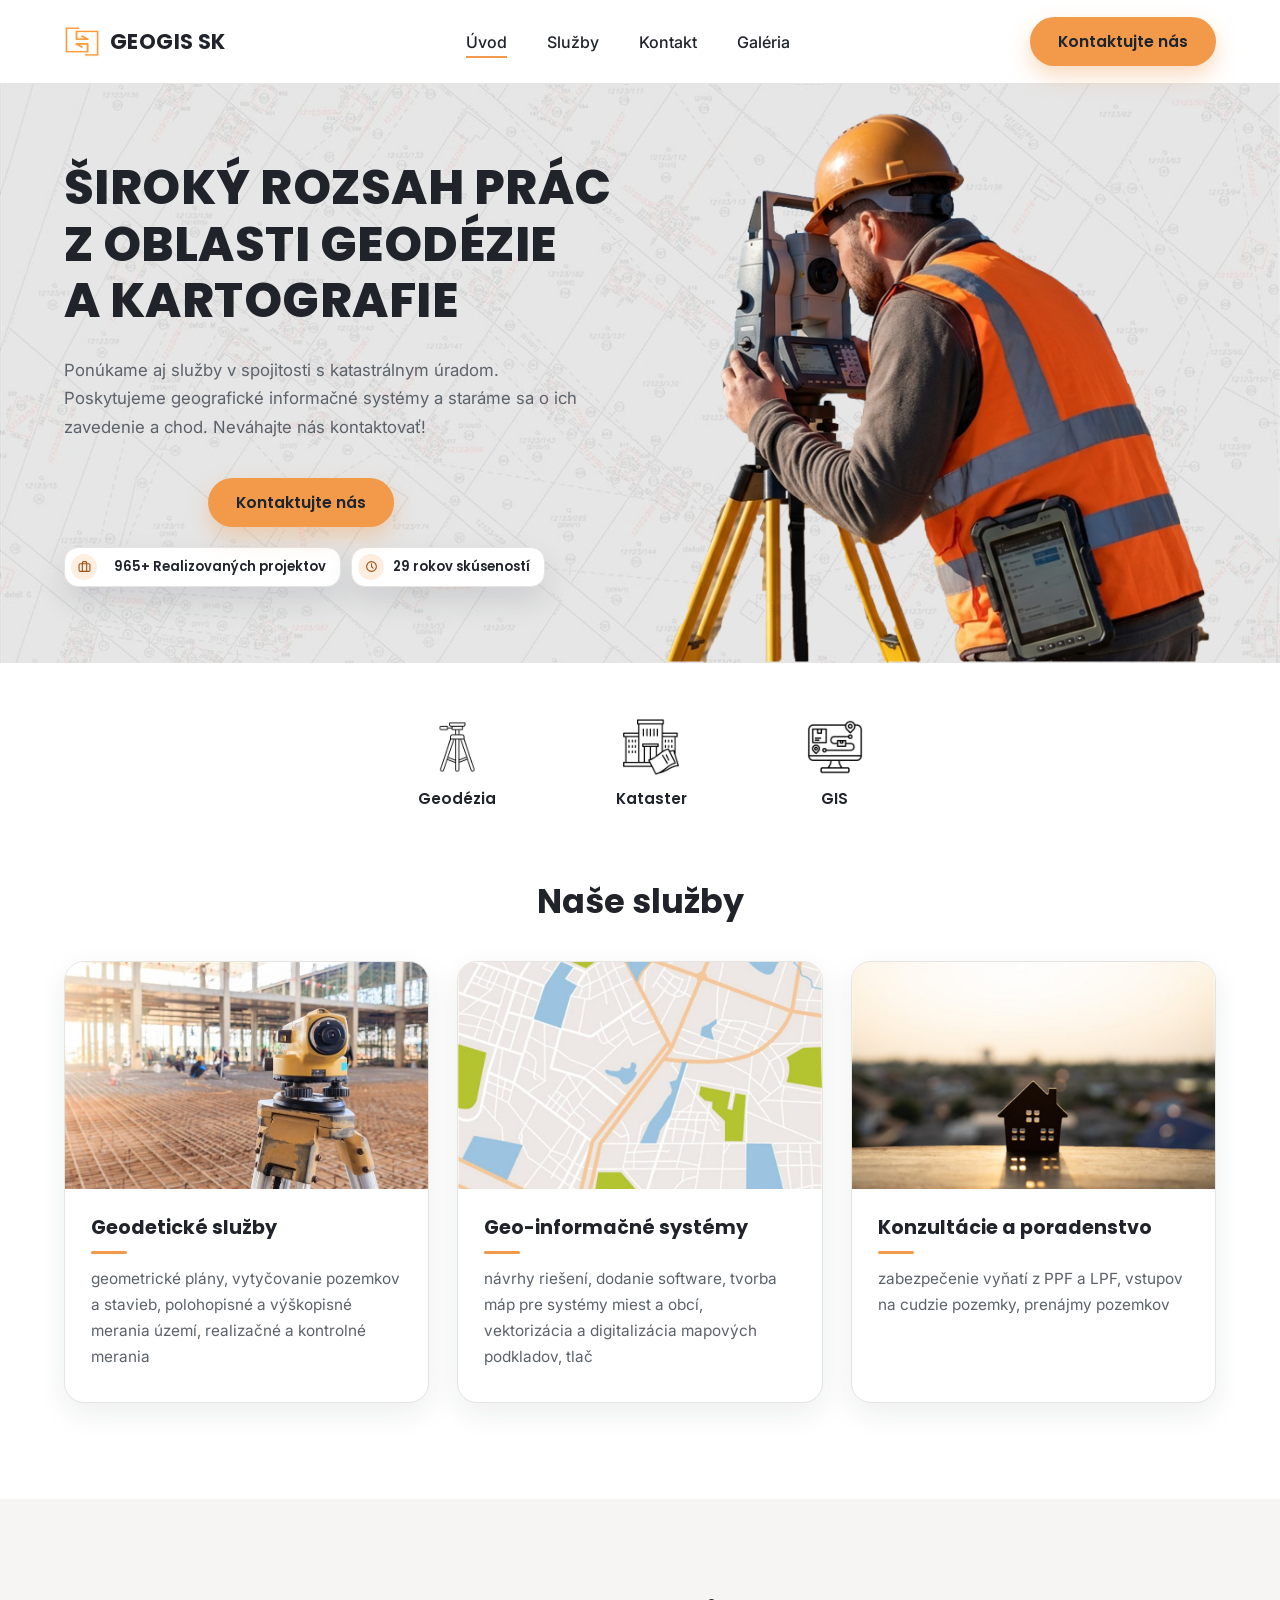
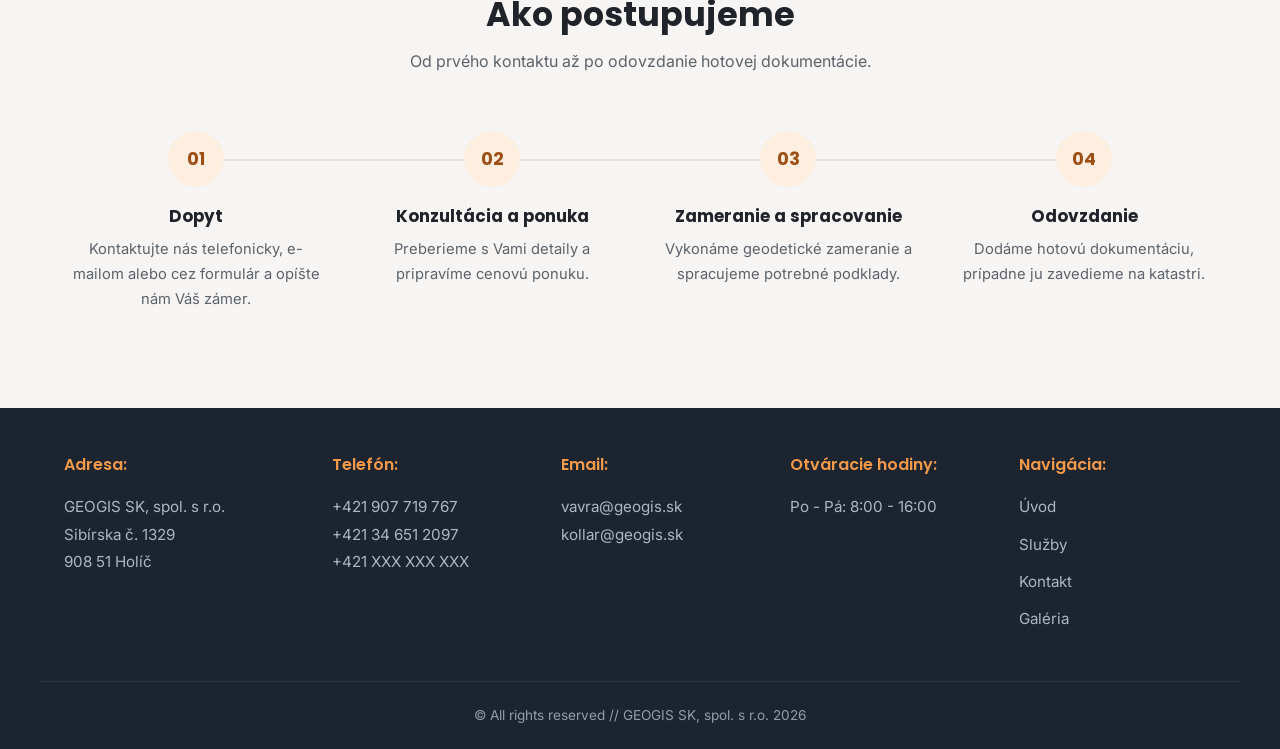
<file: index.html>
<!DOCTYPE html>
<html lang="sk">
<head>
<meta charset="UTF-8">
<script>document.documentElement.classList.add('js');</script>
<meta name="viewport" content="width=device-width, initial-scale=1.0">
<title>GEOGIS SK — geodetické a kartografické služby</title>
<meta name="description" content="GEOGIS SK poskytuje geodetické služby, geografické informačné systémy a inžinierske činnosti v spojitosti s katastrálnym úradom.">
<link rel="icon" type="image/png" href="assets/icons/favicon.png">
<link rel="preconnect" href="https://fonts.googleapis.com">
<link rel="preconnect" href="https://fonts.gstatic.com" crossorigin>
<link href="https://fonts.googleapis.com/css2?family=Inter:wght@400;500;600&family=Poppins:wght@600;700;800&display=swap" rel="stylesheet">
<link rel="stylesheet" href="css/style.css">
</head>
<body>

<a class="visually-hidden" href="#main">Preskočiť na obsah</a>

<header class="site-header">
  <div class="container">
    <a href="index.html" class="logo">
      <img src="assets/icons/logo-mark.png" alt="" width="36" height="32">
      GEOGIS SK
    </a>

    <nav class="main-nav" id="main-nav">
      <ul>
        <li><a href="index.html#top" class="is-active">Úvod</a></li>
        <li><a href="index.html#sluzby">Služby</a></li>
        <li><a href="kontakt.html">Kontakt</a></li>
        <li><a href="galeria.html">Galéria</a></li>
      </ul>
    </nav>

    <div class="header-actions">
      <a href="kontakt.html" class="btn btn-primary header-cta">Kontaktujte nás</a>
      <button class="nav-toggle" id="nav-toggle" aria-label="Otvoriť menu" aria-expanded="false" aria-controls="main-nav">
        <span></span><span></span><span></span>
      </button>
    </div>
  </div>
</header>

<main id="main">
  <section class="hero" id="top">
    <div class="container">
      <div class="hero-text">
        <h1>Široký rozsah prác<br> z oblasti geodézie<br> a kartografie</h1>
        <p>Ponúkame aj služby v spojitosti s katastrálnym úradom. Poskytujeme geografické informačné systémy a staráme sa o ich zavedenie a chod. Neváhajte nás kontaktovať!</p>
        <a href="kontakt.html" class="btn btn-primary">Kontaktujte nás</a>
        <div class="hero-badges">
          <div class="hero-badge">
            <span class="hero-badge-icon" aria-hidden="true">
              <svg viewBox="0 0 24 24" fill="none" stroke-width="2" stroke-linecap="round" stroke-linejoin="round"><rect x="2" y="7" width="20" height="14" rx="2"/><path d="M16 21V5a2 2 0 0 0-2-2h-4a2 2 0 0 0-2 2v16"/></svg>
            </span>
            <span><span class="count-up" data-count-to="1000">1000</span>+ Realizovaných projektov</span>
          </div>
          <div class="hero-badge">
            <span class="hero-badge-icon" aria-hidden="true">
              <svg viewBox="0 0 24 24" fill="none" stroke-width="2" stroke-linecap="round" stroke-linejoin="round"><circle cx="12" cy="12" r="9"/><path d="M12 7v5l3 3"/></svg>
            </span>
            <span><span class="count-up" data-count-to="30">30</span> rokov skúseností</span>
          </div>
        </div>
      </div>
      <div class="hero-media">
        <img class="hero-graphic" src="assets/images/hero-map.png" alt="Geodet s totálnou stanicou pri meraní" width="1200" height="1199" loading="eager">
      </div>
    </div>
  </section>

  <section class="service-icons-section">
    <div class="container service-icons">
      <div class="service-icon">
        <img src="assets/icons/icon-geodezia.png" alt="" width="56" height="56">
        <span>Geodézia</span>
      </div>
      <div class="service-icon">
        <img src="assets/icons/icon-kataster.png" alt="" width="56" height="56">
        <span>Kataster</span>
      </div>
      <div class="service-icon">
        <img src="assets/icons/icon-gis.png" alt="" width="56" height="56">
        <span>GIS</span>
      </div>
    </div>
  </section>

  <section class="services" id="sluzby">
    <div class="container">

      <h2>Naše služby</h2>

      <div class="service-cards">
        <article class="card reveal">
          <div class="card-media">
            <img src="assets/images/card-geodesy.jpg" alt="Totálna stanica na stavenisku pri výstavbe budovy" width="1100" height="520" loading="lazy">
          </div>
          <div class="card-body">
            <h3>Geodetické služby</h3>
            <p>geometrické plány, vytyčovanie pozemkov a stavieb, polohopisné a výškopisné merania území, realizačné a kontrolné merania</p>
          </div>
        </article>

        <article class="card reveal reveal-d1">
          <div class="card-media">
            <img src="assets/images/card-gis.jpg" alt="Farebná mapa mesta s uličnou sieťou, zeleňou a vodnými plochami" width="900" height="900" loading="lazy">
          </div>
          <div class="card-body">
            <h3>Geo-informačné systémy</h3>
            <p>návrhy riešení, dodanie software, tvorba máp pre systémy miest a obcí, vektorizácia a digitalizácia mapových podkladov, tlač</p>
          </div>
        </article>

        <article class="card reveal reveal-d2">
          <div class="card-media">
            <img src="assets/images/card-land.jpg" alt="Silueta domčeka pri západe slnka ako symbol nehnuteľností a pozemkov" width="900" height="600" loading="lazy">
          </div>
          <div class="card-body">
            <h3>Konzultácie a poradenstvo</h3>
            <p>zabezpečenie vyňatí z PPF a LPF, vstupov na cudzie pozemky, prenájmy pozemkov</p>
          </div>
        </article>
      </div>

    </div>
  </section>

  <section class="process">
    <div class="container">
      <h2 class="reveal">Ako postupujeme</h2>
      <p class="process-intro reveal">Od prvého kontaktu až po odovzdanie hotovej dokumentácie.</p>

      <div class="process-steps">
        <div class="process-step">
          <span class="process-step-number">01</span>
          <h3>Dopyt</h3>
          <p>Kontaktujte nás telefonicky, e-mailom alebo cez formulár a opíšte nám Váš zámer.</p>
        </div>
        <div class="process-step reveal reveal-d1">
          <span class="process-step-number">02</span>
          <h3>Konzultácia a ponuka</h3>
          <p>Preberieme s Vami detaily a pripravíme cenovú ponuku.</p>
        </div>
        <div class="process-step reveal reveal-d2">
          <span class="process-step-number">03</span>
          <h3>Zameranie a spracovanie</h3>
          <p>Vykonáme geodetické zameranie a spracujeme potrebné podklady.</p>
        </div>
        <div class="process-step reveal reveal-d3">
          <span class="process-step-number">04</span>
          <h3>Odovzdanie</h3>
          <p>Dodáme hotovú dokumentáciu, prípadne ju zavedieme na katastri.</p>
        </div>
      </div>
    </div>
  </section>
</main>

<footer class="site-footer">
  <div class="container footer-grid">
    <div class="footer-col">
      <h4>Adresa:</h4>
      <p>GEOGIS SK, spol. s r.o.<br> Sibírska č. 1329<br> 908 51 Holíč</p>
    </div>
    <div class="footer-col">
      <h4>Telefón:</h4>
      <p><a href="tel:+421907719767">+421 907 719 767</a><br><a href="tel:+421346512097">+421 34 651 2097</a><br>+421 XXX XXX XXX</p>
    </div>
    <div class="footer-col">
      <h4>Email:</h4>
      <p><a href="mailto:vavra@geogis.sk">vavra@geogis.sk</a><br><a href="mailto:kollar@geogis.sk">kollar@geogis.sk</a></p>
    </div>
    <div class="footer-col">
      <h4>Otváracie hodiny:</h4>
      <p>Po - Pá: 8:00 - 16:00</p>
    </div>
    <div class="footer-col">
      <h4>Navigácia:</h4>
      <ul>
        <li><a href="index.html#top">Úvod</a></li>
        <li><a href="index.html#sluzby">Služby</a></li>
        <li><a href="kontakt.html">Kontakt</a></li>
        <li><a href="galeria.html">Galéria</a></li>
      </ul>
    </div>
  </div>
  <p class="footer-bottom">© All rights reserved // GEOGIS SK, spol. s r.o. 2026</p>
</footer>

<script src="js/script.js"></script>
</body>
</html>
</file>
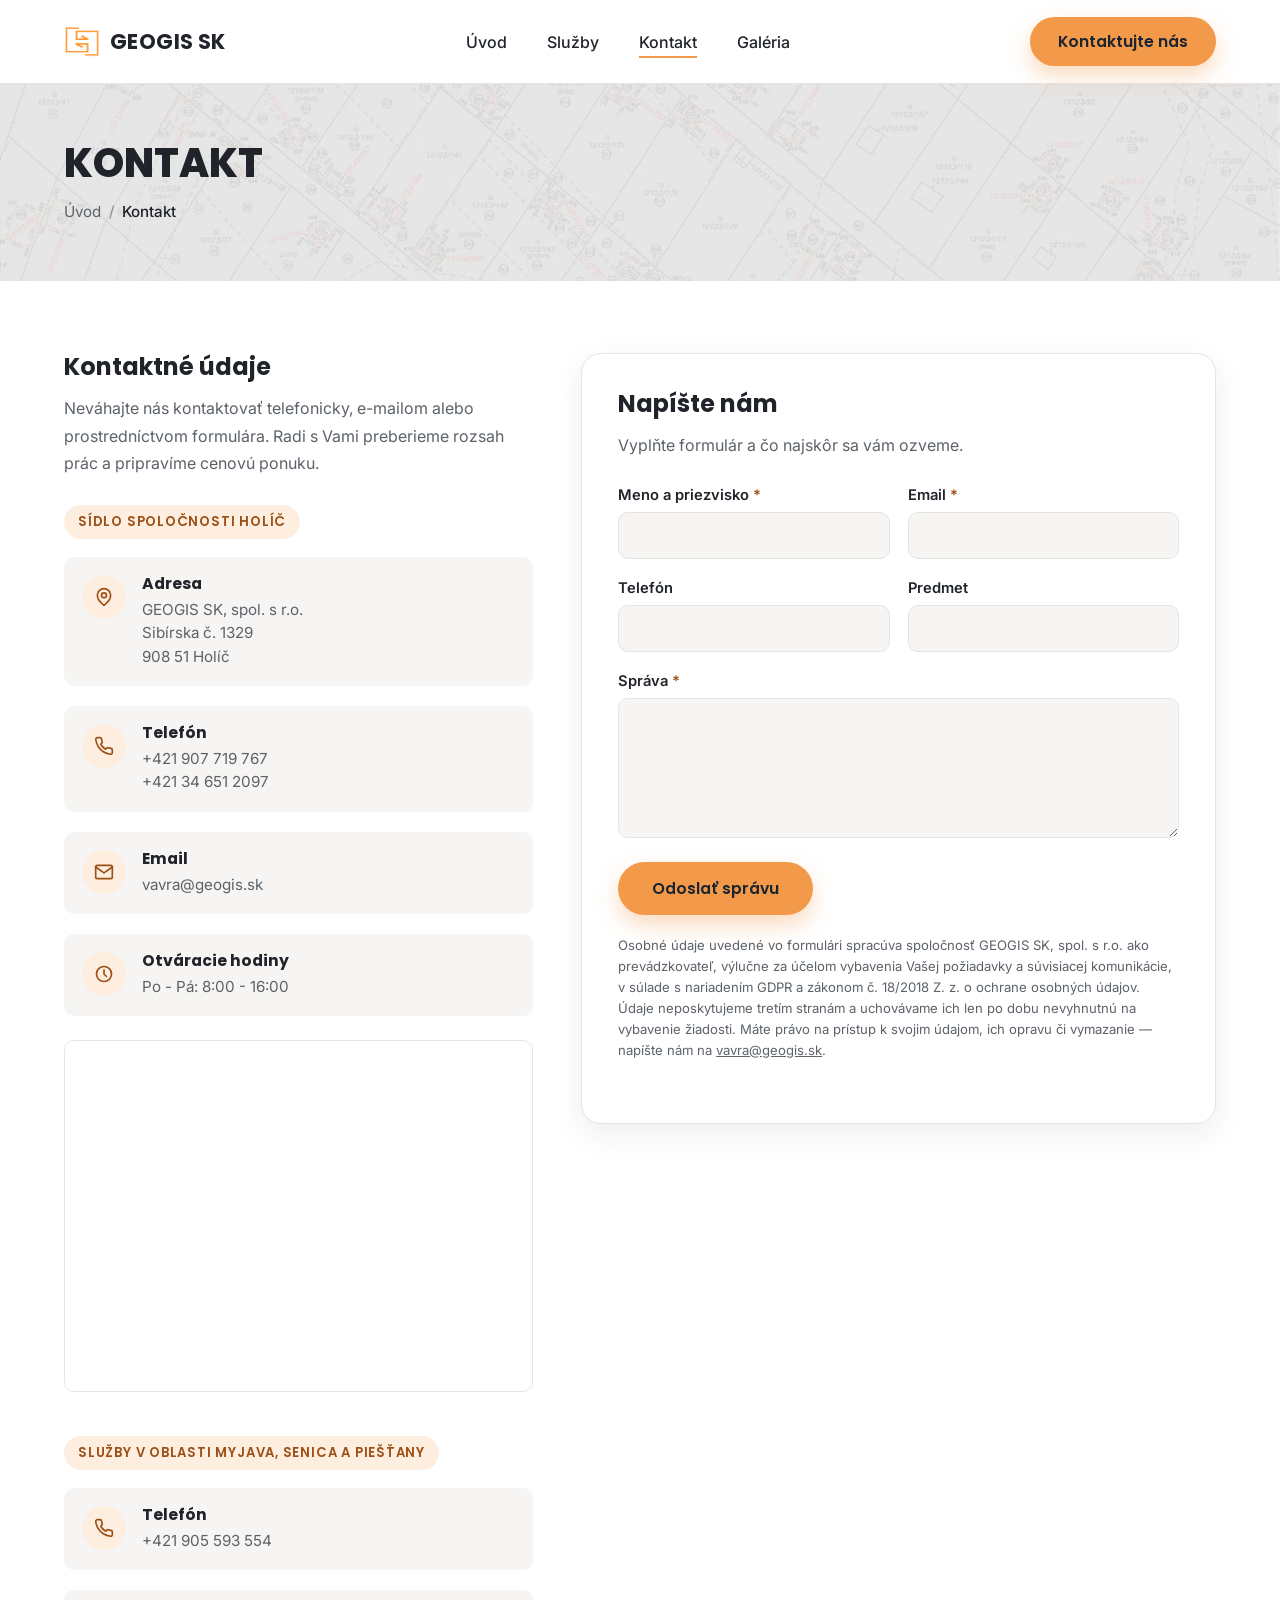
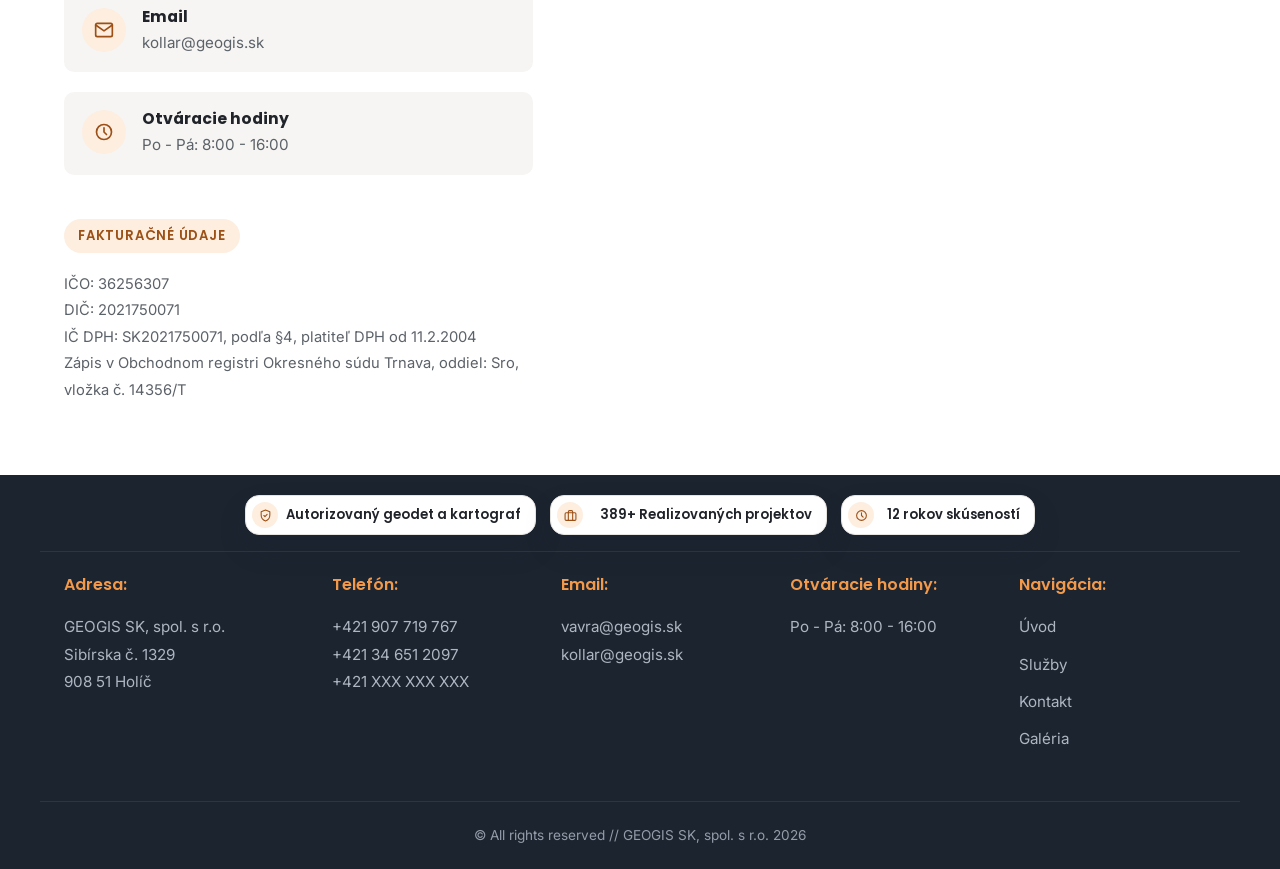
<file: kontakt.html>
<!DOCTYPE html>
<html lang="sk">
<head>
<meta charset="UTF-8">
<script>document.documentElement.classList.add('js');</script>
<meta name="viewport" content="width=device-width, initial-scale=1.0">
<title>Kontakt — GEOGIS SK</title>
<meta name="description" content="Kontaktujte GEOGIS SK — geodetické a kartografické služby. Sibírska č. 1329, 908 51 Holíč.">
<link rel="icon" type="image/png" href="assets/icons/favicon.png">
<link rel="preconnect" href="https://fonts.googleapis.com">
<link rel="preconnect" href="https://fonts.gstatic.com" crossorigin>
<link href="https://fonts.googleapis.com/css2?family=Inter:wght@400;500;600&family=Poppins:wght@600;700;800&display=swap" rel="stylesheet">
<link rel="stylesheet" href="css/style.css">
</head>
<body>

<a class="visually-hidden" href="#main">Preskočiť na obsah</a>

<header class="site-header">
  <div class="container">
    <a href="index.html" class="logo">
      <img src="assets/icons/logo-mark.png" alt="" width="36" height="32">
      GEOGIS SK
    </a>

    <nav class="main-nav" id="main-nav">
      <ul>
        <li><a href="index.html#top">Úvod</a></li>
        <li><a href="index.html#sluzby">Služby</a></li>
        <li><a href="kontakt.html" class="is-active">Kontakt</a></li>
        <li><a href="galeria.html">Galéria</a></li>
      </ul>
    </nav>

    <div class="header-actions">
      <a href="kontakt.html" class="btn btn-primary header-cta">Kontaktujte nás</a>
      <button class="nav-toggle" id="nav-toggle" aria-label="Otvoriť menu" aria-expanded="false" aria-controls="main-nav">
        <span></span><span></span><span></span>
      </button>
    </div>
  </div>
</header>

<main id="main">
  <section class="page-banner">
    <div class="container">
      <h1>Kontakt</h1>
      <p class="breadcrumbs">
        <a href="index.html#top">Úvod</a>
        <span class="sep">/</span>
        <span class="current">Kontakt</span>
      </p>
    </div>
  </section>

  <section class="contact-section">
    <div class="container contact-grid">

      <div class="contact-info">
        <h2>Kontaktné údaje</h2>
        <p>Neváhajte nás kontaktovať telefonicky, e-mailom alebo prostredníctvom formulára. Radi s Vami preberieme rozsah prác a pripravíme cenovú ponuku.</p>

        <div class="office-block">
          <p class="office-label">Sídlo spoločnosti Holíč</p>

          <div class="contact-info-list">
            <div class="contact-info-item">
              <span class="icon-wrap" aria-hidden="true">
                <svg viewBox="0 0 24 24" fill="none" stroke-width="2" stroke-linecap="round" stroke-linejoin="round"><path d="M20 10c0 6-8 12-8 12s-8-6-8-12a8 8 0 0 1 16 0Z"/><circle cx="12" cy="10" r="3"/></svg>
              </span>
              <div>
                <h3>Adresa</h3>
                <p>GEOGIS SK, spol. s r.o.<br> Sibírska č. 1329<br> 908 51 Holíč</p>
              </div>
            </div>

            <div class="contact-info-item">
              <span class="icon-wrap" aria-hidden="true">
                <svg viewBox="0 0 24 24" fill="none" stroke-width="2" stroke-linecap="round" stroke-linejoin="round"><path d="M22 16.92v3a2 2 0 0 1-2.18 2 19.79 19.79 0 0 1-8.63-3.07 19.5 19.5 0 0 1-6-6 19.79 19.79 0 0 1-3.07-8.67A2 2 0 0 1 4.11 2h3a2 2 0 0 1 2 1.72c.127.96.361 1.903.7 2.81a2 2 0 0 1-.45 2.11L8.09 9.91a16 16 0 0 0 6 6l1.27-1.27a2 2 0 0 1 2.11-.45c.907.339 1.85.573 2.81.7A2 2 0 0 1 22 16.92Z"/></svg>
              </span>
              <div>
                <h3>Telefón</h3>
                <p><a href="tel:+421907719767">+421 907 719 767</a><br><a href="tel:+421346512097">+421 34 651 2097</a></p>
              </div>
            </div>

            <div class="contact-info-item">
              <span class="icon-wrap" aria-hidden="true">
                <svg viewBox="0 0 24 24" fill="none" stroke-width="2" stroke-linecap="round" stroke-linejoin="round"><rect x="2" y="4" width="20" height="16" rx="2"/><path d="m22 6-10 7L2 6"/></svg>
              </span>
              <div>
                <h3>Email</h3>
                <p><a href="mailto:vavra@geogis.sk">vavra@geogis.sk</a></p>
              </div>
            </div>

            <div class="contact-info-item">
              <span class="icon-wrap" aria-hidden="true">
                <svg viewBox="0 0 24 24" fill="none" stroke-width="2" stroke-linecap="round" stroke-linejoin="round"><circle cx="12" cy="12" r="9"/><path d="M12 7v5l3 3"/></svg>
              </span>
              <div>
                <h3>Otváracie hodiny</h3>
                <p>Po - Pá: 8:00 - 16:00</p>
              </div>
            </div>
          </div>

          <div class="map-embed">
            <iframe
              src="https://www.google.com/maps?q=Sib%C3%ADrska%201329%2C%20908%2051%20Hol%C3%AD%C4%8D%2C%20Slovensko&output=embed"
              title="Mapa — sídlo GEOGIS SK, Sibírska 1329, Holíč"
              loading="lazy"
              referrerpolicy="no-referrer-when-downgrade">
            </iframe>
          </div>
        </div>

        <div class="office-block">
          <p class="office-label">Služby v oblasti Myjava, Senica a Piešťany</p>

          <div class="contact-info-list">
            <div class="contact-info-item">
              <span class="icon-wrap" aria-hidden="true">
                <svg viewBox="0 0 24 24" fill="none" stroke-width="2" stroke-linecap="round" stroke-linejoin="round"><path d="M22 16.92v3a2 2 0 0 1-2.18 2 19.79 19.79 0 0 1-8.63-3.07 19.5 19.5 0 0 1-6-6 19.79 19.79 0 0 1-3.07-8.67A2 2 0 0 1 4.11 2h3a2 2 0 0 1 2 1.72c.127.96.361 1.903.7 2.81a2 2 0 0 1-.45 2.11L8.09 9.91a16 16 0 0 0 6 6l1.27-1.27a2 2 0 0 1 2.11-.45c.907.339 1.85.573 2.81.7A2 2 0 0 1 22 16.92Z"/></svg>
              </span>
              <div>
                <h3>Telefón</h3>
                <p><a href="tel:+421905593554">+421 905 593 554</a></p>
              </div>
            </div>

            <div class="contact-info-item">
              <span class="icon-wrap" aria-hidden="true">
                <svg viewBox="0 0 24 24" fill="none" stroke-width="2" stroke-linecap="round" stroke-linejoin="round"><rect x="2" y="4" width="20" height="16" rx="2"/><path d="m22 6-10 7L2 6"/></svg>
              </span>
              <div>
                <h3>Email</h3>
                <p><a href="mailto:kollar@geogis.sk">kollar@geogis.sk</a></p>
              </div>
            </div>

            <div class="contact-info-item">
              <span class="icon-wrap" aria-hidden="true">
                <svg viewBox="0 0 24 24" fill="none" stroke-width="2" stroke-linecap="round" stroke-linejoin="round"><circle cx="12" cy="12" r="9"/><path d="M12 7v5l3 3"/></svg>
              </span>
              <div>
                <h3>Otváracie hodiny</h3>
                <p>Po - Pá: 8:00 - 16:00</p>
              </div>
            </div>
          </div>
        </div>

        <div class="office-block">
          <p class="office-label">Fakturačné údaje</p>
          <p class="billing-details">
            IČO: 36256307<br>
            DIČ: 2021750071<br>
            IČ DPH: SK2021750071, podľa §4, platiteľ DPH od 11.2.2004<br>
            Zápis v Obchodnom registri Okresného súdu Trnava, oddiel: Sro, vložka č. 14356/T
          </p>
        </div>
      </div>

      <div class="contact-form-wrap">
        <h2>Napíšte nám</h2>
        <p>Vyplňte formulár a čo najskôr sa vám ozveme.</p>

        <!--
          ACTIVE MODE: Netlify Forms (no backend — Netlify intercepts the POST).
          SWITCHING TO PHP HOSTING (e.g. WebSupport) LATER:
            1. Replace the <form> tag's attributes with:
                 action="send-mail.php" method="POST"
               (drop name / data-netlify / netlify-honeypot — Netlify-only)
            2. Delete the hidden "form-name" input right below (Netlify-only).
            3. In js/script.js, swap the active fetch block for the PHP one —
               both are already written there, just comment/uncomment.
          send-mail.php itself needs no changes; it's untouched and ready.
        -->
        <form id="contact-form" name="kontakt" method="POST" data-netlify="true" netlify-honeypot="_honey" novalidate>
          <input type="hidden" name="form-name" value="kontakt"> <!-- Netlify-only -->
          <input type="text" name="_honey" class="form-honey" tabindex="-1" autocomplete="off">
          <input type="hidden" name="_ts" id="form-loaded-at" value="">

          <div class="form-row">
            <div class="form-field">
              <label for="name">Meno a priezvisko <span class="required">*</span></label>
              <input type="text" id="name" name="name" autocomplete="name" required>
            </div>
            <div class="form-field">
              <label for="email">Email <span class="required">*</span></label>
              <input type="email" id="email" name="email" autocomplete="email" required>
            </div>
          </div>

          <div class="form-row">
            <div class="form-field">
              <label for="phone">Telefón</label>
              <input type="tel" id="phone" name="phone" autocomplete="tel" pattern="^[0-9+\s/().-]{6,20}$">
            </div>
            <div class="form-field">
              <label for="subject">Predmet</label>
              <input type="text" id="subject" name="subject">
            </div>
          </div>

          <div class="form-field">
            <label for="message">Správa <span class="required">*</span></label>
            <textarea id="message" name="message" required></textarea>
          </div>

          <div class="form-submit-row">
            <button type="submit" class="btn btn-primary" id="form-submit-btn">Odoslať správu</button>
            <p class="form-status" id="form-status" role="status" aria-live="polite"></p>
          </div>
        </form>

        <p class="form-gdpr-note">
          Osobné údaje uvedené vo formulári spracúva spoločnosť GEOGIS SK, spol. s r.o. ako prevádzkovateľ, výlučne za účelom vybavenia Vašej požiadavky a súvisiacej komunikácie, v súlade s nariadením GDPR a zákonom č. 18/2018 Z. z. o ochrane osobných údajov. Údaje neposkytujeme tretím stranám a uchovávame ich len po dobu nevyhnutnú na vybavenie žiadosti. Máte právo na prístup k svojim údajom, ich opravu či vymazanie — napíšte nám na <a href="mailto:vavra@geogis.sk">vavra@geogis.sk</a>.
        </p>
      </div>

    </div>
  </section>
</main>

<footer class="site-footer">
  <div class="container footer-badges">
    <div class="hero-badge">
      <span class="hero-badge-icon" aria-hidden="true">
        <svg viewBox="0 0 24 24" fill="none" stroke-width="2" stroke-linecap="round" stroke-linejoin="round"><path d="M12 2 4 5v6c0 5 3.5 9.5 8 11 4.5-1.5 8-6 8-11V5z"/><path d="m9 12 2 2 4-4"/></svg>
      </span>
      <span>Autorizovaný geodet a kartograf</span>
    </div>
    <div class="hero-badge">
      <span class="hero-badge-icon" aria-hidden="true">
        <svg viewBox="0 0 24 24" fill="none" stroke-width="2" stroke-linecap="round" stroke-linejoin="round"><rect x="2" y="7" width="20" height="14" rx="2"/><path d="M16 21V5a2 2 0 0 0-2-2h-4a2 2 0 0 0-2 2v16"/></svg>
      </span>
      <span><span class="count-up" data-count-to="1000">1000</span>+ Realizovaných projektov</span>
    </div>
    <div class="hero-badge">
      <span class="hero-badge-icon" aria-hidden="true">
        <svg viewBox="0 0 24 24" fill="none" stroke-width="2" stroke-linecap="round" stroke-linejoin="round"><circle cx="12" cy="12" r="9"/><path d="M12 7v5l3 3"/></svg>
      </span>
      <span><span class="count-up" data-count-to="30">30</span> rokov skúseností</span>
    </div>
  </div>
  <div class="container footer-grid">
    <div class="footer-col">
      <h4>Adresa:</h4>
      <p>GEOGIS SK, spol. s r.o.<br> Sibírska č. 1329<br> 908 51 Holíč</p>
    </div>
    <div class="footer-col">
      <h4>Telefón:</h4>
      <p><a href="tel:+421907719767">+421 907 719 767</a><br><a href="tel:+421346512097">+421 34 651 2097</a><br>+421 XXX XXX XXX</p>
    </div>
    <div class="footer-col">
      <h4>Email:</h4>
      <p><a href="mailto:vavra@geogis.sk">vavra@geogis.sk</a><br><a href="mailto:kollar@geogis.sk">kollar@geogis.sk</a></p>
    </div>
    <div class="footer-col">
      <h4>Otváracie hodiny:</h4>
      <p>Po - Pá: 8:00 - 16:00</p>
    </div>
    <div class="footer-col">
      <h4>Navigácia:</h4>
      <ul>
        <li><a href="index.html#top">Úvod</a></li>
        <li><a href="index.html#sluzby">Služby</a></li>
        <li><a href="kontakt.html">Kontakt</a></li>
        <li><a href="galeria.html">Galéria</a></li>
      </ul>
    </div>
  </div>
  <p class="footer-bottom">© All rights reserved // GEOGIS SK, spol. s r.o. 2026</p>
</footer>

<script src="js/script.js"></script>
</body>
</html>
</file>
<file: css/style.css>
/* ==========================================================================
   GEOGIS SK — stylesheet
   ========================================================================== */

:root {
  --color-bg: #ffffff;
  --color-bg-soft: #eceae7;
  --color-bg-soft-2: #f6f5f3;
  --color-text: #20242a;
  --color-text-muted: #5c6269;
  --color-text-soft: #868c92;
  --color-accent: #f2994a;
  --color-accent-dark: #d97f2f;
  --color-accent-deep: #9c5016;
  --color-accent-soft: #fdeee0;
  --color-dark: #1c2430;
  --color-dark-soft: #2a3344;
  --color-dark-text: #aeb6c2;
  --color-dark-text-soft: #949ca9;
  --color-border: #e6e4e1;

  --font-heading: "Poppins", "Segoe UI", Arial, sans-serif;
  --font-body: "Inter", "Segoe UI", Arial, sans-serif;

  --container-width: 1200px;
  --header-height: 84px;
  --radius-m: 10px;
  --radius-l: 20px;
  --shadow-card: 0 10px 30px rgba(28, 36, 48, 0.08);
  --transition-fast: 0.2s ease;
  --transition-medium: 0.35s cubic-bezier(0.22, 0.61, 0.36, 1);
}

/* ---- Reset ---- */
*,
*::before,
*::after {
  box-sizing: border-box;
}

html {
  scroll-behavior: smooth;
}

body {
  margin: 0;
  font-family: var(--font-body);
  color: var(--color-text);
  background: var(--color-bg);
  -webkit-font-smoothing: antialiased;
  text-rendering: optimizeLegibility;
  overflow-x: hidden;
}

img {
  max-width: 100%;
  display: block;
}

a {
  color: inherit;
  text-decoration: none;
}

ul {
  margin: 0;
  padding: 0;
  list-style: none;
}

h1, h2, h3, h4 {
  font-family: var(--font-heading);
  color: var(--color-text);
  margin: 0;
  line-height: 1.18;
}

p {
  margin: 0;
  line-height: 1.7;
}

button {
  font-family: inherit;
}

.container {
  width: 100%;
  max-width: var(--container-width);
  margin-inline: auto;
  padding-inline: 24px;
}

.visually-hidden {
  position: absolute;
  width: 1px;
  height: 1px;
  margin: -1px;
  overflow: hidden;
  clip: rect(0, 0, 0, 0);
  white-space: nowrap;
  border: 0;
}

section {
  scroll-margin-top: var(--header-height);
}

/* ---- Scroll reveal ----
   Hidden only once JS confirms it's actually there to reveal it again
   (the ".js" class is added by an inline script in <head>) — so content
   stays fully visible with no JS, in crawlers, etc. */
.js .reveal {
  opacity: 0;
  transform: translateY(24px);
  transition: opacity 0.6s ease, transform 0.6s cubic-bezier(0.22, 0.61, 0.36, 1);
}

.js .reveal.is-visible {
  opacity: 1;
  transform: none;
}

.reveal-d1 { transition-delay: 0.08s; }
.reveal-d2 { transition-delay: 0.16s; }
.reveal-d3 { transition-delay: 0.24s; }

@media (prefers-reduced-motion: reduce) {
  .js .reveal {
    opacity: 1;
    transform: none;
    transition: none;
  }
}

/* ---- Buttons ---- */
.btn {
  display: inline-flex;
  align-items: center;
  justify-content: center;
  gap: 8px;
  padding: 15px 34px;
  border-radius: 999px;
  font-family: var(--font-heading);
  font-weight: 600;
  font-size: 0.98rem;
  border: none;
  cursor: pointer;
  transition: background-color var(--transition-fast), color var(--transition-fast),
    box-shadow var(--transition-fast), transform var(--transition-fast);
}

.btn-primary {
  background: var(--color-accent);
  color: var(--color-dark);
  box-shadow: 0 10px 22px rgba(242, 153, 74, 0.35);
}

.btn-primary:hover,
.btn-primary:focus-visible {
  background: var(--color-accent-dark);
  box-shadow: 0 12px 26px rgba(217, 127, 47, 0.4);
  transform: translateY(-1px);
}

.btn-outline {
  background: transparent;
  color: var(--color-bg);
  border: 1.5px solid rgba(255, 255, 255, 0.5);
}

.btn-outline:hover,
.btn-outline:focus-visible {
  background: var(--color-accent);
  border-color: var(--color-accent);
  color: var(--color-dark);
}

.btn-dark {
  background: var(--color-dark);
  color: #fff;
}

.btn-dark:hover,
.btn-dark:focus-visible {
  background: var(--color-accent);
  color: var(--color-dark);
}

.btn:focus-visible {
  outline: 2px solid var(--color-dark);
  outline-offset: 3px;
}

/* ==========================================================================
   Header
   ========================================================================== */

.site-header {
  position: sticky;
  top: 0;
  z-index: 100;
  height: var(--header-height);
  display: flex;
  align-items: center;
  background: rgba(255, 255, 255, 0.92);
  backdrop-filter: blur(8px);
  border-bottom: 1px solid var(--color-border);
}

.site-header .container {
  display: flex;
  align-items: center;
  justify-content: space-between;
  gap: 24px;
}

.logo {
  display: inline-flex;
  align-items: center;
  gap: 10px;
  font-family: var(--font-heading);
  font-weight: 700;
  font-size: 1.3rem;
  letter-spacing: 0.02em;
  color: var(--color-text);
  flex-shrink: 0;
}

.logo img {
  width: 36px;
  height: auto;
  flex-shrink: 0;
}

.main-nav ul {
  display: flex;
  align-items: center;
  gap: 40px;
}

.main-nav a {
  position: relative;
  font-weight: 500;
  font-size: 1rem;
  color: var(--color-text);
  padding-bottom: 6px;
}

.main-nav a::after {
  content: "";
  position: absolute;
  left: 0;
  right: 0;
  bottom: 0;
  height: 2px;
  background: var(--color-accent);
  transform: scaleX(0);
  transform-origin: center;
  transition: transform var(--transition-fast);
}

.main-nav a:hover::after,
.main-nav a:focus-visible::after,
.main-nav a.is-active::after {
  transform: scaleX(1);
}

.header-actions {
  display: flex;
  align-items: center;
  gap: 18px;
}

.header-cta {
  padding: 13px 28px;
  white-space: nowrap;
}

.nav-toggle {
  display: none;
  flex-direction: column;
  justify-content: center;
  align-items: center;
  gap: 5px;
  width: 44px;
  height: 44px;
  border: 1px solid var(--color-border);
  border-radius: 8px;
  background: #fff;
  cursor: pointer;
  flex-shrink: 0;
}

.nav-toggle:focus-visible {
  outline: 2px solid var(--color-dark);
  outline-offset: 3px;
}

.nav-toggle span {
  display: block;
  width: 20px;
  height: 2px;
  background: var(--color-text);
  transition: transform 0.32s cubic-bezier(0.65, 0, 0.35, 1), opacity 0.2s ease;
}

.nav-toggle[aria-expanded="true"] span:nth-child(1) {
  transform: translateY(7px) rotate(45deg);
}

.nav-toggle[aria-expanded="true"] span:nth-child(2) {
  opacity: 0;
  transform: scaleX(0);
}

.nav-toggle[aria-expanded="true"] span:nth-child(3) {
  transform: translateY(-7px) rotate(-45deg);
}

/* ==========================================================================
   Hero
   ========================================================================== */

.hero {
  position: relative;
  background: var(--color-bg-soft) url("../assets/images/hero-bg.jpg") center/cover no-repeat;
}

.hero .container {
  display: grid;
  grid-template-columns: minmax(0, 1fr) minmax(0, 1fr);
  align-items: stretch;
  gap: 40px;
  padding-block: 76px;
}

.hero-text h1 {
  font-size: clamp(2.1rem, 4vw, 3rem);
  font-weight: 800;
  text-transform: uppercase;
  letter-spacing: 0.01em;
}

.hero-text p {
  margin-top: 26px;
  max-width: 48ch;
  color: var(--color-text-muted);
  font-size: 1.05rem;
}

.hero-text .btn {
  display: flex;
  width: fit-content;
  padding: 13px 28px;
  margin-top: 36px;
  margin-inline: auto;
  transform: translateX(-22%);
}

.hero-badge {
  display: inline-flex;
  align-items: center;
  gap: 8px;
  background: #fff;
  border-radius: 14px;
  padding: 6px 14px 6px 6px;
  box-shadow: 0 14px 30px rgba(28, 36, 48, 0.12);
  border: 1px solid var(--color-border);
  font-family: var(--font-heading);
  font-weight: 600;
  font-size: 0.82rem;
  color: var(--color-text);
  white-space: nowrap;
}

.hero-badges {
  display: flex;
  flex-wrap: wrap;
  gap: 10px;
  margin-top: 20px;
}

.hero-badge-icon {
  width: 26px;
  height: 26px;
  border-radius: 50%;
  background: var(--color-accent-soft);
  display: flex;
  align-items: center;
  justify-content: center;
  flex-shrink: 0;
}

.hero-badge-icon svg {
  width: 13px;
  height: 13px;
  stroke: var(--color-accent-deep);
}

.count-up {
  display: inline-block;
  text-align: right;
}

.service-icons-section {
  padding-block: 56px 0;
}

.service-icons {
  display: flex;
  justify-content: center;
  gap: 120px;
}

.service-icon {
  display: flex;
  flex-direction: column;
  align-items: center;
  gap: 12px;
}

.service-icon img {
  width: 56px;
  height: 56px;
}

.service-icon span {
  font-family: var(--font-heading);
  font-weight: 600;
  font-size: 0.95rem;
  color: var(--color-text);
}

.hero-media {
  position: relative;
  width: 100%;
  margin-block: -76px;
}

.hero-graphic {
  position: absolute;
  inset: 0;
  width: 100%;
  height: 100%;
  object-fit: contain;
  object-position: center bottom;
  z-index: 2;
}

/* ==========================================================================
   Services — icon row
   ========================================================================== */

.services {
  padding-top: 72px;
}

.services h2 {
  font-size: clamp(1.6rem, 2.6vw, 2.1rem);
  font-weight: 700;
  text-align: center;
  margin-bottom: 40px;
}

/* ---- Service cards ---- */

.service-cards {
  display: grid;
  grid-template-columns: repeat(3, minmax(0, 1fr));
  gap: 28px;
  padding-bottom: 96px;
}

.card {
  background: var(--color-bg);
  border-radius: var(--radius-l);
  overflow: hidden;
  box-shadow: var(--shadow-card);
  border: 1px solid var(--color-border);
  cursor: default;
}

.card-media {
  position: relative;
  aspect-ratio: 16 / 10;
  overflow: hidden;
  background: var(--color-bg-soft-2);
}

.card-media img {
  width: 100%;
  height: 100%;
  object-fit: cover;
}

.card-body {
  padding: 28px 26px 32px;
}

.card-body h3 {
  font-size: 1.2rem;
  font-weight: 700;
  position: relative;
  padding-bottom: 14px;
  margin-bottom: 12px;
}

.card-body h3::after {
  content: "";
  position: absolute;
  left: 0;
  bottom: 0;
  height: 3px;
  width: 36px;
  background: var(--color-accent);
  border-radius: 3px;
}

.card-body p {
  color: var(--color-text-muted);
  font-size: 0.96rem;
}

/* ==========================================================================
   Process — "how it works" steps
   ========================================================================== */

.process {
  padding-block: 96px;
  background: var(--color-bg-soft-2);
}

.process h2 {
  font-size: clamp(1.6rem, 2.6vw, 2.1rem);
  font-weight: 700;
  text-align: center;
}

.process-intro {
  max-width: 48ch;
  margin: 14px auto 0;
  text-align: center;
  color: var(--color-text-muted);
}

.process-steps {
  position: relative;
  display: grid;
  grid-template-columns: repeat(4, minmax(0, 1fr));
  gap: 32px;
  margin-top: 56px;
}

.process-steps::before {
  content: "";
  position: absolute;
  top: 28px;
  left: 12.5%;
  right: 12.5%;
  height: 2px;
  background: var(--color-border);
}

.process-step {
  position: relative;
  text-align: center;
}

.process-step-number {
  display: inline-flex;
  align-items: center;
  justify-content: center;
  width: 56px;
  height: 56px;
  border-radius: 50%;
  background: var(--color-accent-soft);
  color: var(--color-accent-deep);
  font-family: var(--font-heading);
  font-weight: 700;
  font-size: 1.1rem;
  margin-bottom: 20px;
}

.process-step h3 {
  font-size: 1.05rem;
  font-weight: 700;
  margin-bottom: 10px;
}

.process-step p {
  color: var(--color-text-muted);
  font-size: 0.92rem;
}

/* Step 01 is already on screen; 02-04 build in one at a time after it,
   slower than the quick stagger used elsewhere on the page. */
.process-steps .reveal-d1 { transition-delay: 0.4s; }
.process-steps .reveal-d2 { transition-delay: 0.8s; }
.process-steps .reveal-d3 { transition-delay: 1.2s; }

/* ==========================================================================
   Gallery
   ========================================================================== */

.gallery-section {
  padding-block: 72px;
}

.gallery-intro {
  max-width: 60ch;
  color: var(--color-text-muted);
  margin-bottom: 40px;
}

.gallery-grid {
  display: grid;
  grid-template-columns: repeat(3, minmax(0, 1fr));
  gap: 22px;
}

.gallery-item {
  display: block;
  position: relative;
  aspect-ratio: 4 / 3;
  border-radius: var(--radius-l);
  overflow: hidden;
  box-shadow: var(--shadow-card);
  border: 1px solid var(--color-border);
  cursor: pointer;
}

.gallery-item img {
  width: 100%;
  height: 100%;
  object-fit: cover;
  transform: scale(1);
  transition: transform 0.7s cubic-bezier(0.22, 0.61, 0.36, 1);
}

.gallery-item:hover img {
  transform: scale(1.08);
}

.gallery-item:focus-visible {
  outline: 2px solid var(--color-dark);
  outline-offset: 3px;
}

/* ---- Lightbox ---- */

.lightbox {
  position: fixed;
  inset: 0;
  z-index: 200;
  display: flex;
  align-items: center;
  justify-content: center;
  background: rgba(10, 12, 16, 0.92);
  padding: 32px;
}

.lightbox[hidden] {
  display: none;
}

.lightbox-image {
  max-width: 100%;
  max-height: 100%;
  border-radius: var(--radius-m);
  box-shadow: 0 20px 60px rgba(0, 0, 0, 0.5);
}

.lightbox-close,
.lightbox-prev,
.lightbox-next {
  position: absolute;
  display: flex;
  align-items: center;
  justify-content: center;
  background: rgba(255, 255, 255, 0.1);
  color: #fff;
  border: none;
  border-radius: 50%;
  cursor: pointer;
  transition: background-color var(--transition-fast);
}

.lightbox-close:hover,
.lightbox-prev:hover,
.lightbox-next:hover {
  background: rgba(255, 255, 255, 0.22);
}

.lightbox-close:focus-visible,
.lightbox-prev:focus-visible,
.lightbox-next:focus-visible {
  outline: 2px solid #ffffff;
  outline-offset: 3px;
}

.lightbox-close {
  top: 20px;
  right: 20px;
  width: 44px;
  height: 44px;
  font-size: 1.6rem;
  line-height: 1;
}

.lightbox-prev,
.lightbox-next {
  top: 50%;
  transform: translateY(-50%);
  width: 48px;
  height: 48px;
  font-size: 1.8rem;
}

.lightbox-prev {
  left: 20px;
}

.lightbox-next {
  right: 20px;
}

/* ==========================================================================
   Page header banner (contact page etc.)
   ========================================================================== */

.page-banner {
  padding-block: 56px;
  background: var(--color-bg-soft) url("../assets/images/hero-bg.jpg") center/cover no-repeat;
}

.page-banner h1 {
  font-size: clamp(1.8rem, 3.4vw, 2.5rem);
  font-weight: 800;
  text-transform: uppercase;
}

.breadcrumbs {
  display: flex;
  align-items: center;
  gap: 8px;
  margin-top: 12px;
  color: var(--color-text-muted);
  font-size: 0.95rem;
}

.breadcrumbs a:hover {
  color: var(--color-accent-deep);
}

.breadcrumbs .sep {
  color: var(--color-text-soft);
}

.breadcrumbs .current {
  color: var(--color-text);
  font-weight: 500;
}

/* ==========================================================================
   Contact page
   ========================================================================== */

.contact-section {
  padding-block: 72px;
}

.contact-grid {
  display: grid;
  grid-template-columns: 0.85fr 1.15fr;
  gap: 48px;
  align-items: start;
}

.contact-info h2,
.contact-form-wrap h2 {
  font-size: 1.5rem;
  font-weight: 700;
  margin-bottom: 14px;
}

.contact-info > p {
  color: var(--color-text-muted);
  margin-bottom: 28px;
}

.office-block {
  margin-bottom: 44px;
}

.office-block:last-child {
  margin-bottom: 0;
}

.billing-details {
  color: var(--color-text-muted);
  font-size: 0.92rem;
  line-height: 1.8;
}

.form-gdpr-note {
  margin-top: 20px;
  color: var(--color-text-soft);
  font-size: 0.82rem;
  line-height: 1.6;
}

.form-gdpr-note a {
  text-decoration: underline;
}

.form-gdpr-note a:hover {
  color: var(--color-accent-deep);
}

.office-label {
  display: inline-block;
  font-family: var(--font-heading);
  font-weight: 600;
  font-size: 0.82rem;
  letter-spacing: 0.06em;
  text-transform: uppercase;
  color: var(--color-accent-deep);
  background: var(--color-accent-soft);
  padding: 6px 14px;
  border-radius: 999px;
  margin-bottom: 18px;
}

.contact-info-list {
  display: flex;
  flex-direction: column;
  gap: 20px;
  margin-bottom: 24px;
}

.contact-info-item {
  display: flex;
  gap: 16px;
  align-items: flex-start;
  padding: 18px;
  background: var(--color-bg-soft-2);
  border-radius: var(--radius-m);
}

.contact-info-item .icon-wrap {
  width: 44px;
  height: 44px;
  border-radius: 50%;
  background: var(--color-accent-soft);
  display: flex;
  align-items: center;
  justify-content: center;
  flex-shrink: 0;
}

.contact-info-item .icon-wrap svg {
  width: 20px;
  height: 20px;
  stroke: var(--color-accent-deep);
}

.contact-info-item h3 {
  font-size: 0.98rem;
  font-weight: 700;
  margin-bottom: 4px;
}

.contact-info-item p,
.contact-info-item a {
  color: var(--color-text-muted);
  font-size: 0.95rem;
  line-height: 1.55;
}

.contact-info-item a:hover {
  color: var(--color-accent-deep);
}

.map-embed {
  border-radius: var(--radius-m);
  overflow: hidden;
  border: 1px solid var(--color-border);
  aspect-ratio: 4 / 3;
}

.map-embed iframe {
  width: 100%;
  height: 100%;
  border: 0;
  display: block;
}

.contact-form-wrap {
  background: var(--color-bg);
  border: 1px solid var(--color-border);
  border-radius: var(--radius-l);
  padding: 36px;
  box-shadow: var(--shadow-card);
}

.contact-form-wrap > p {
  color: var(--color-text-muted);
  margin-bottom: 26px;
}

.form-row {
  display: grid;
  grid-template-columns: 1fr 1fr;
  gap: 18px;
}

.form-field {
  margin-bottom: 20px;
}

.form-field label {
  display: block;
  font-weight: 600;
  font-size: 0.92rem;
  margin-bottom: 8px;
}

.form-field .required {
  color: var(--color-accent-deep);
}

.form-field input,
.form-field textarea {
  width: 100%;
  padding: 13px 16px;
  border: 1.5px solid var(--color-border);
  border-radius: var(--radius-m);
  font-family: var(--font-body);
  font-size: 0.98rem;
  color: var(--color-text);
  background: var(--color-bg-soft-2);
  transition: border-color var(--transition-fast), background-color var(--transition-fast);
}

.form-field textarea {
  resize: vertical;
  min-height: 140px;
}

.form-field input:hover,
.form-field textarea:hover {
  border-color: #d5d2cc;
}

.form-field input:focus,
.form-field textarea:focus {
  outline: none;
  border-color: var(--color-accent);
  background: #fff;
}

#contact-form.was-validated input:invalid,
#contact-form.was-validated textarea:invalid {
  border-color: #d9534f;
}

.form-honey {
  position: absolute;
  left: -9999px;
  width: 1px;
  height: 1px;
  overflow: hidden;
}

.form-submit-row {
  display: flex;
  align-items: center;
  gap: 18px;
  margin-top: 8px;
}

.form-submit-row .btn {
  min-width: 190px;
}

.form-status {
  font-size: 0.92rem;
  font-weight: 500;
}

.form-status[data-state="sending"] {
  color: var(--color-text-muted);
}

.form-status[data-state="success"] {
  color: #2f8a4b;
}

.form-status[data-state="error"] {
  color: #d9534f;
}

/* ==========================================================================
   Footer
   ========================================================================== */

.site-footer {
  background: var(--color-dark);
  color: var(--color-dark-text);
  padding-top: 20px;
}

/* No trust badges on this page's footer (e.g. the homepage, where they
   already appear in the hero) — give the dark background more room to
   breathe above the footer columns instead of the tight 20px meant to
   sit just above the badges row. */
.site-footer:not(:has(.footer-badges)) {
  padding-top: 48px;
}

.footer-badges {
  display: flex;
  flex-wrap: wrap;
  justify-content: center;
  gap: 14px;
  padding-bottom: 16px;
  margin-bottom: 24px;
  border-bottom: 1px solid rgba(255, 255, 255, 0.08);
}

.footer-grid {
  display: grid;
  grid-template-columns: 1.2fr 1fr 1fr 1fr 1fr;
  gap: 32px;
  padding-bottom: 48px;
  border-bottom: 1px solid rgba(255, 255, 255, 0.08);
}

.footer-col h4 {
  color: var(--color-accent);
  font-size: 1rem;
  font-weight: 600;
  margin-bottom: 18px;
}

.footer-col p,
.footer-col a {
  font-size: 0.95rem;
  line-height: 1.8;
  color: var(--color-dark-text);
}

.footer-col ul {
  display: flex;
  flex-direction: column;
  gap: 10px;
}

.footer-col a:hover {
  color: var(--color-accent);
}

.footer-bottom {
  text-align: center;
  padding-block: 22px;
  font-size: 0.85rem;
  color: var(--color-dark-text-soft);
}

/* ==========================================================================
   Responsive
   ========================================================================== */

@media (max-width: 980px) {
  .hero .container {
    grid-template-columns: 1fr;
    padding-block: 48px;
    gap: 36px;
  }

  .hero-media {
    display: none;
  }

  .service-icons-section {
    display: none;
  }

  .service-cards {
    grid-template-columns: repeat(2, minmax(0, 1fr));
  }

  .process-steps {
    grid-template-columns: repeat(2, minmax(0, 1fr));
    row-gap: 48px;
  }

  .process-steps::before {
    display: none;
  }

  .gallery-grid {
    grid-template-columns: repeat(2, minmax(0, 1fr));
  }

  .contact-grid {
    grid-template-columns: 1fr;
  }

  .footer-grid {
    grid-template-columns: 1fr 1fr;
    row-gap: 36px;
  }
}

@media (max-width: 760px) {
  :root {
    --header-height: 72px;
  }

  .main-nav {
    position: fixed;
    top: 72px;
    left: 0;
    right: 0;
    height: calc(100vh - 72px);
    z-index: 90;
    background: var(--color-bg);
    transform: translateY(-12px);
    opacity: 0;
    visibility: hidden;
    pointer-events: none;
    transition: opacity var(--transition-medium), transform var(--transition-medium), visibility var(--transition-medium);
    overflow-y: auto;
  }

  .main-nav.is-open {
    opacity: 1;
    visibility: visible;
    pointer-events: auto;
    transform: translateY(0);
  }

  .main-nav ul {
    flex-direction: column;
    align-items: stretch;
    gap: 0;
    padding: 12px 24px 28px;
  }

  .main-nav a {
    display: block;
    padding: 16px 4px;
    border-bottom: 1px solid var(--color-border);
    font-size: 1.05rem;
  }

  .main-nav a::after {
    display: none;
  }

  .header-actions .header-cta {
    display: none;
  }

  .nav-toggle {
    display: flex;
  }

  .service-cards,
  .service-cards .card:last-child {
    grid-template-columns: 1fr;
  }

  .service-cards {
    display: flex;
    flex-direction: column;
    gap: 28px;
    padding-inline: 16px;
  }

  .card-media {
    aspect-ratio: 16 / 9;
  }

  .card-body {
    padding: 20px 20px 24px;
  }

  .card-body h3 {
    font-size: 1.1rem;
  }

  .card-body p {
    font-size: 0.9rem;
  }

  .process-steps {
    grid-template-columns: 1fr;
    gap: 36px;
  }

  .gallery-grid {
    grid-template-columns: 1fr;
  }

  .lightbox {
    padding: 16px;
  }

  .lightbox-prev,
  .lightbox-next {
    width: 44px;
    height: 44px;
    font-size: 1.4rem;
  }

  .lightbox-prev {
    left: 8px;
  }

  .lightbox-next {
    right: 8px;
  }

  .form-row {
    grid-template-columns: 1fr;
  }

  .contact-form-wrap {
    padding: 26px;
  }

  .hero-text {
    text-align: center;
  }

  .hero-text p {
    margin-inline: auto;
  }

  .hero-text .btn {
    transform: none;
  }

  .hero-badges {
    justify-content: center;
  }

  .footer-grid {
    grid-template-columns: 1fr;
    gap: 30px;
    text-align: center;
  }

  .footer-col ul {
    align-items: center;
  }

  .form-submit-row {
    flex-direction: column;
    align-items: stretch;
  }

  .form-submit-row .btn {
    width: 100%;
  }
}

@media (max-width: 480px) {
  .header-cta {
    width: 100%;
  }
}
</file>
